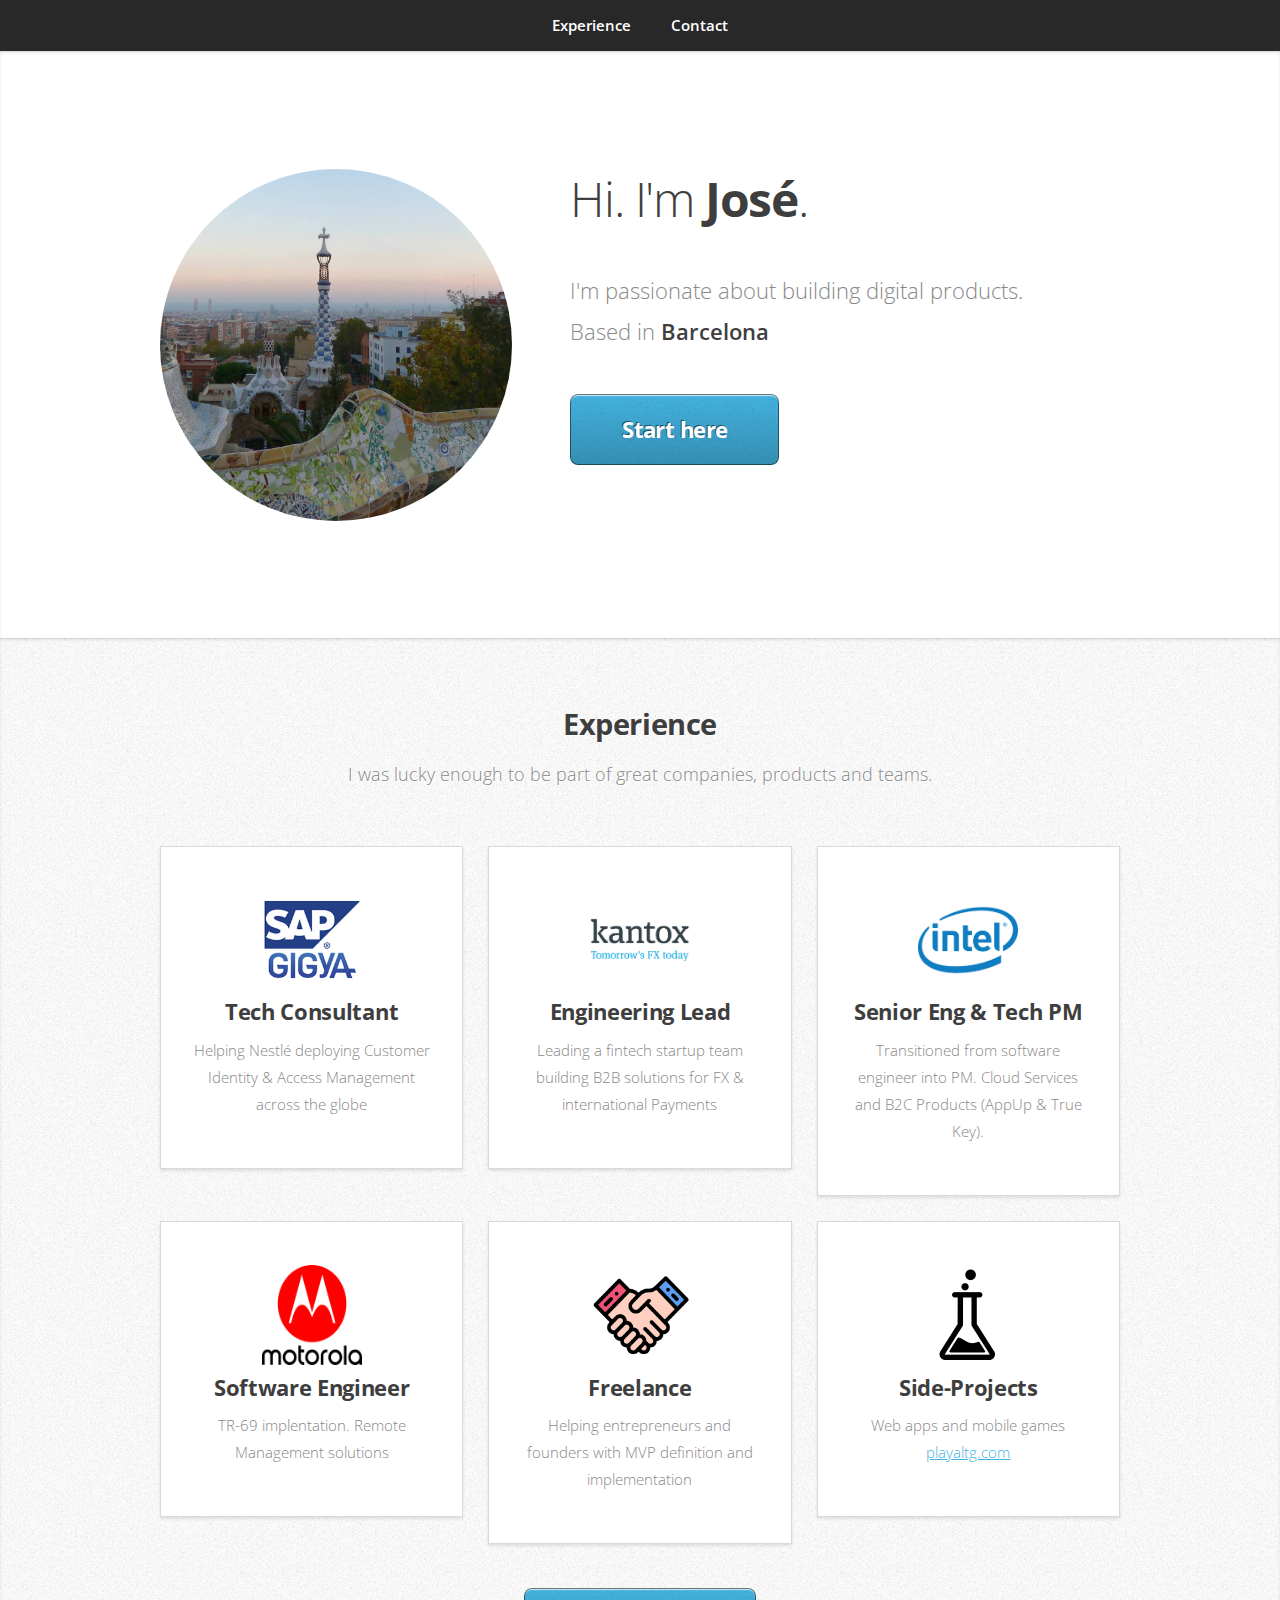
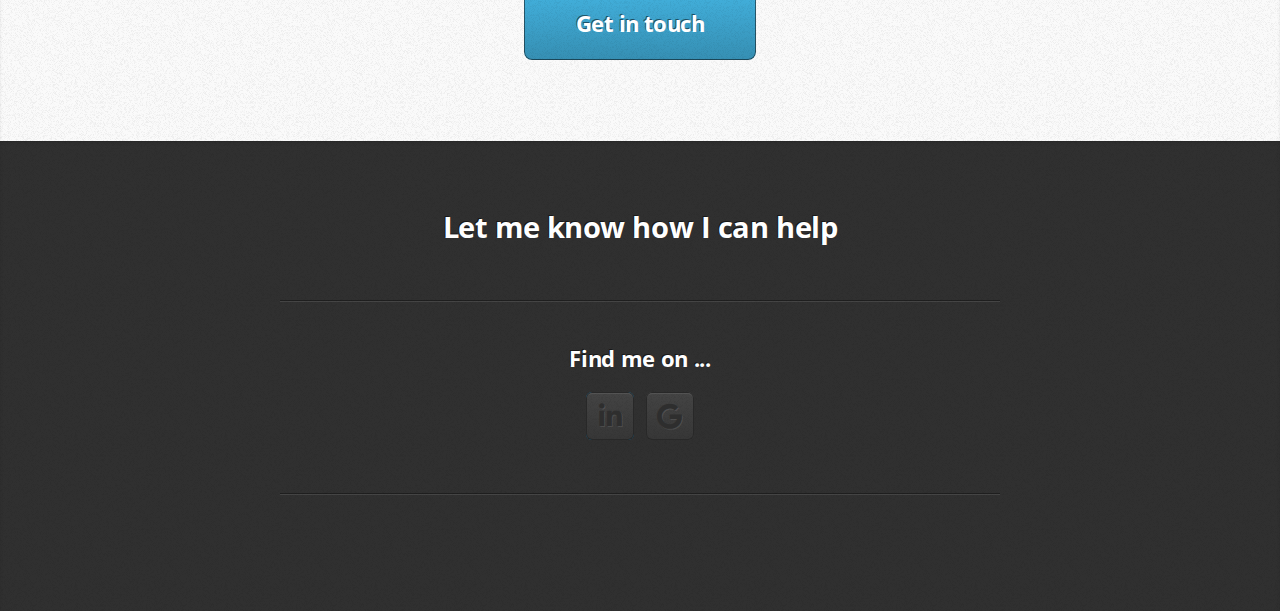
<file: index.html>
<!DOCTYPE HTML>
<!--
	Miniport by HTML5 UP
	html5up.net | @ajlkn
	Free for personal and commercial use under the CCA 3.0 license (html5up.net/license)
-->
<html>

<head>
	<title>José Moré - Tech PM / Software Engineer</title>
	<meta charset="utf-8" />
	<meta name="viewport" content="width=device-width, initial-scale=1, user-scalable=no" />
	<link rel="stylesheet" href="assets/css/main.css" />
	<link rel="icon" type="image/png" sizes="16x16" href="favicon.ico">
</head>

<body class="is-preload">

	<!-- Nav -->
	<nav id="nav">
		<ul class="container">
			<li><a href="#work">Experience</a></li>
			<li><a href="#contact">Contact</a></li>
		</ul>
	</nav>

	<!-- Home -->
	<article id="top" class="wrapper style1">
		<div class="container">
			<div class="row">
				<div class="col-4 col-5-large col-12-medium">
					<span class="image fit"><img src="images/bcn.jpg" alt="" /></span>
				</div>
				<div class="col-8 col-7-large col-12-medium">
					<header>
						<h1>Hi. I'm <strong>José</strong>.</h1>
					</header>
					<p style="margin-bottom: 2px;">I'm passionate about building digital products.</p>
					<p>Based in <strong>Barcelona</strong></p>
					<a href="#work" class="button large scrolly">Start here</a>
				</div>
			</div>
		</div>
	</article>

	<!-- Work -->
	<article id="work" class="wrapper style2">
		<div class="container">
			<header>
				<h2>Experience</h2>
				<p>I was lucky enough to be part of great companies, products and teams.</p>
			</header>
			<div class="row aln-center">
				<div class="col-4 col-6-medium col-12-small">
					<section class="box style1">
						<span><img src="images/Gigya-SAP.jpg" class="company-logo" /></span>
						<h3>Tech Consultant</h3>
						<p>Helping Nestlé deploying Customer Identity & Access Management across the globe</p>
					</section>
				</div>
				<div class="col-4 col-6-medium col-12-small">
					<section class="box style1">
						<span><img src="images/kantox.png" class="company-logo" /></span>
						<h3>Engineering Lead</h3>
						<p>Leading a fintech startup team building B2B solutions for FX & international Payments</p>
					</section>
				</div>
				<div class="col-4 col-6-medium col-12-small">
					<section class="box style1">
						<span><img src="images/intel.png" class="company-logo" /></span>
						<h3>Senior Eng & Tech PM</h3>
						<p>Transitioned from software engineer into PM. Cloud Services and B2C Products (AppUp & True Key).</p>
					</section>
				</div>
				<div class="col-4 col-6-medium col-12-small">
					<section class="box style1">
						<span><img src="images/motorola.png" class="company-logo" /></span>
						<h3>Software Engineer</h3>
						<p>TR-69 implentation. Remote Management solutions</p>
					</section>
				</div>
				<div class="col-4 col-6-medium col-12-small">
					<section class="box style1">
						<span><img src="images/partner.png" class="company-logo" /></span>
						<h3>Freelance</h3>
						<p>Helping entrepreneurs and founders with MVP definition and implementation</p>
					</section>
				</div>
				<div class="col-4 col-6-medium col-12-small">
					<section class="box style1">
						<span><img src="images/labs.png" class="company-logo" /></span>
						<h3>Side-Projects</h3>
						<p>Web apps and mobile games<br/><a href="http://playaltg.com/">playaltg.com</a></p>
					</section>
				</div>
			</div>
			<footer>
				<a href="#contact" class="button large scrolly">Get in touch</a>
			</footer>
		</div>
	</article>

	<!-- Portfolio
	<article id="portfolio" class="wrapper style3">
		<div class="container">
			<header>
				<h2>Products I've been involved in</h2>
			</header>
			<div class="row">
				<div class="col-4 col-6-medium col-12-small">
					<article class="box style2">
						<a href="#" class="image featured"><img src="images/pic01.jpg" alt="" /></a>
						<h3><a href="#">Magna feugiat</a></h3>
						<p>Ornare nulla proin odio consequat.</p>
					</article>
				</div>
				<div class="col-4 col-6-medium col-12-small">
					<article class="box style2">
						<a href="#" class="image featured"><img src="images/pic02.jpg" alt="" /></a>
						<h3><a href="#">Veroeros primis</a></h3>
						<p>Ornare nulla proin odio consequat.</p>
					</article>
				</div>
				<div class="col-4 col-6-medium col-12-small">
					<article class="box style2">
						<a href="#" class="image featured"><img src="images/pic03.jpg" alt="" /></a>
						<h3><a href="#">Lorem ipsum</a></h3>
						<p>Ornare nulla proin odio consequat.</p>
					</article>
				</div>
				<div class="col-4 col-6-medium col-12-small">
					<article class="box style2">
						<a href="#" class="image featured"><img src="images/pic04.jpg" alt="" /></a>
						<h3><a href="#">Tempus dolore</a></h3>
						<p>Ornare nulla proin odio consequat.</p>
					</article>
				</div>
				<div class="col-4 col-6-medium col-12-small">
					<article class="box style2">
						<a href="#" class="image featured"><img src="images/pic05.jpg" alt="" /></a>
						<h3><a href="#">Feugiat aliquam</a></h3>
						<p>Ornare nulla proin odio consequat.</p>
					</article>
				</div>
				<div class="col-4 col-6-medium col-12-small">
					<article class="box style2">
						<a href="#" class="image featured"><img src="images/pic06.jpg" alt="" /></a>
						<h3><a href="#">Sed amet ornare</a></h3>
						<p>Ornare nulla proin odio consequat.</p>
					</article>
				</div>
			</div>
			<footer>
				<p>Lorem ipsum dolor sit sapien vestibulum ipsum primis?</p>
				<a href="#contact" class="button large scrolly">Get in touch with me</a>
			</footer>
		</div>
	</article>
  -->
	<!-- Contact -->
	<article id="contact" class="wrapper style4">
		<div class="container medium">
			<header>
				<h2>Let me know how I can help</h2>
			</header>
			<!--
			<div class="row">
				<div class="col-12">
					<form method="post" action="#">
						<div class="row">
							<div class="col-6 col-12-small">
								<input type="text" name="name" id="name" placeholder="Name" />
							</div>
							<div class="col-6 col-12-small">
								<input type="text" name="email" id="email" placeholder="Email" />
							</div>
							<div class="col-12">
								<input type="text" name="subject" id="subject" placeholder="Subject" />
							</div>
							<div class="col-12">
								<textarea name="message" id="message" placeholder="Message"></textarea>
							</div>
							<div class="col-12">
								<ul class="actions">
									<li><input type="submit" value="Send Message" /></li>
									<li><input type="reset" value="Clear Form" class="alt" /></li>
								</ul>
							</div>
						</div>
					</form>
				</div>
				-->
				<div class="col-12">
					<hr />
					<h3>Find me on ...</h3>
					<ul class="social">
						<li><a href="https://www.linkedin.com/in/joseamore/" class="icon brands fa-linkedin-in"><span class="label">LinkedIn</span></a></li>
						<li><a href="mailto:josemore123@gmail.com" class="icon brands fa-google"><span class="label">Email</span></a></li>
						<!--
								<li><a href="#" class="icon solid fa-rss"><span>RSS</span></a></li>
								<li><a href="#" class="icon brands fa-instagram"><span>Instagram</span></a></li>
								<li><a href="#" class="icon brands fa-foursquare"><span>Foursquare</span></a></li>
								<li><a href="#" class="icon brands fa-skype"><span>Skype</span></a></li>
								<li><a href="#" class="icon brands fa-soundcloud"><span>Soundcloud</span></a></li>
								<li><a href="#" class="icon brands fa-youtube"><span>YouTube</span></a></li>
								<li><a href="#" class="icon brands fa-blogger"><span>Blogger</span></a></li>
								<li><a href="#" class="icon brands fa-flickr"><span>Flickr</span></a></li>
								<li><a href="#" class="icon brands fa-vimeo"><span>Vimeo</span></a></li>
								-->
					</ul>
					<hr />
				</div>
			</div>
			<!--
			<footer>
				<ul id="copyright">
					<li>&copy; Untitled. All rights reserved.</li>
					<li>Design: <a href="http://html5up.net">HTML5 UP</a></li>
				</ul>
			</footer>
			-->
		</div>
	</article>

	<!-- Scripts -->
	<script src="assets/js/jquery.min.js"></script>
	<script src="assets/js/jquery.scrolly.min.js"></script>
	<script src="assets/js/browser.min.js"></script>
	<script src="assets/js/breakpoints.min.js"></script>
	<script src="assets/js/util.js"></script>
	<script src="assets/js/main.js"></script>

</body>

</html>
</file>
<file: assets/css/main.css>
@import url("https://fonts.googleapis.com/css?family=Open+Sans:300,300italic,600,600italic,700");
@import url("fontawesome-all.min.css");

.company-logo {
	width: 100px;
	height: 100px;
}

/*
	Miniport by HTML5 UP
	html5up.net | @ajlkn
	Free for personal and commercial use under the CCA 3.0 license (html5up.net/license)
*/

html, body, div, span, applet, object,
iframe, h1, h2, h3, h4, h5, h6, p, blockquote,
pre, a, abbr, acronym, address, big, cite,
code, del, dfn, em, img, ins, kbd, q, s, samp,
small, strike, strong, sub, sup, tt, var, b,
u, i, center, dl, dt, dd, ol, ul, li, fieldset,
form, label, legend, table, caption, tbody,
tfoot, thead, tr, th, td, article, aside,
canvas, details, embed, figure, figcaption,
footer, header, hgroup, menu, nav, output, ruby,
section, summary, time, mark, audio, video {
	margin: 0;
	padding: 0;
	border: 0;
	font-size: 100%;
	font: inherit;
	vertical-align: baseline;}

article, aside, details, figcaption, figure,
footer, header, hgroup, menu, nav, section {
	display: block;}

body {
	line-height: 1;
}

ol, ul {
	list-style: none;
}

blockquote, q {
	quotes: none;
}

	blockquote:before, blockquote:after, q:before, q:after {
		content: '';
		content: none;
	}

table {
	border-collapse: collapse;
	border-spacing: 0;
}

body {
	-webkit-text-size-adjust: none;
}

mark {
	background-color: transparent;
	color: inherit;
}

input::-moz-focus-inner {
	border: 0;
	padding: 0;
}

input, select, textarea {
	-moz-appearance: none;
	-webkit-appearance: none;
	-ms-appearance: none;
	appearance: none;
}

/* Basic */

	html {
		box-sizing: border-box;
	}

	*, *:before, *:after {
		box-sizing: inherit;
	}

	body {
		padding-top: 3.5em;
	}

		body.is-preload *, body.is-preload *:before, body.is-preload *:after {
			-moz-animation: none !important;
			-webkit-animation: none !important;
			-ms-animation: none !important;
			animation: none !important;
			-moz-transition: none !important;
			-webkit-transition: none !important;
			-ms-transition: none !important;
			transition: none !important;
		}

	body, input, textarea, select {
		font-family: 'Open Sans', sans-serif;
		line-height: 1.85em;
		color: #888;
		font-weight: 300;
		font-size: 13pt;
	}

	a {
		-moz-transition: color .2s ease-in-out;
		-webkit-transition: color .2s ease-in-out;
		-ms-transition: color .2s ease-in-out;
		transition: color .2s ease-in-out;
		color: #43B3E0;
		text-decoration: underline;
	}

		a:hover {
			color: #43bff0 !important;
		}

		a img {
			border: 0;
		}

	b, strong {
		font-weight: 600;
		color: #3e3e3e;
	}

	i, em {
		font-style: italic;
	}

	sub {
		position: relative;
		top: 0.5em;
		font-size: 0.8em;
	}

	sup {
		position: relative;
		top: -0.5em;
		font-size: 0.8em;
	}

	blockquote {
		border-left: solid 0.75em #eee;
		padding: 1em 0 1em 1.5em;
		font-style: italic;
	}

	h1, h2, h3, h4, h5, h6 {
		color: #3e3e3e;
		margin: 0 0 0.75em 0;
	}

	h1 a, h2 a, h3 a, h4 a, h5 a, h6 a {
		text-decoration: none;
		color: inherit;
	}

	h2, h3, h4, h5, h6 {
		font-weight: 700;
	}

	h1 {
		font-size: 3.25em;
		letter-spacing: -0.025em;
		font-weight: 300;
	}

		h1 strong {
			font-weight: 700;
		}

	h2 {
		font-size: 2em;
		letter-spacing: -0.015em;
	}

	h3 {
		font-size: 1.5em;
		letter-spacing: -0.015em;
	}

	em, i {
		font-style: italic;
	}

	br.clear {
		clear: both;
	}

	hr {
		border: 0;
		border-top: solid 1px #444;
		border-top-color: rgba(0, 0, 0, 0.35);
		box-shadow: 0px 1px 0px 0px rgba(255, 255, 255, 0.1);
		height: 1px;
		margin: 3em 0;
	}

	p, ul, ol, dl, table {
		margin-bottom: 2em;
	}

	header {
		margin: 0 0 3em 0;
	}

		header > p {
			font-size: 1.25em;
			margin: 0;
		}

	footer {
		margin: 3em 0 0 0;
	}

		footer > p {
			font-size: 1.25em;
		}

/* Container */

	.container {
		margin: 0 auto;
		max-width: calc(100% - 50px);
		width: 1200px;
	}

		.container.medium {
			width: 900px;
		}

		@media screen and (max-width: 1680px) {

			.container {
				width: 1200px;
			}

				.container.medium {
					width: 900px;
				}

		}

		@media screen and (max-width: 1280px) {

			.container {
				width: 960px;
			}

				.container.medium {
					width: 720px;
				}

		}

		@media screen and (max-width: 980px) {

			.container {
				width: 100%;
			}

				.container.medium {
					width: 75%;
				}

		}

		@media screen and (max-width: 736px) {

			.container {
				width: 100%;
				max-width: calc(100% - 30px);
			}

				.container.medium {
					width: 100%;
				}

		}

/* Row */

	.row {
		display: flex;
		flex-wrap: wrap;
		box-sizing: border-box;
		align-items: stretch;
	}

		.row > * {
			box-sizing: border-box;
		}

		.row.gtr-uniform > * > :last-child {
			margin-bottom: 0;
		}

		.row.aln-left {
			justify-content: flex-start;
		}

		.row.aln-center {
			justify-content: center;
		}

		.row.aln-right {
			justify-content: flex-end;
		}

		.row.aln-top {
			align-items: flex-start;
		}

		.row.aln-middle {
			align-items: center;
		}

		.row.aln-bottom {
			align-items: flex-end;
		}

		.row > .imp {
			order: -1;
		}

		.row > .col-1 {
			width: 8.33333%;
		}

		.row > .off-1 {
			margin-left: 8.33333%;
		}

		.row > .col-2 {
			width: 16.66667%;
		}

		.row > .off-2 {
			margin-left: 16.66667%;
		}

		.row > .col-3 {
			width: 25%;
		}

		.row > .off-3 {
			margin-left: 25%;
		}

		.row > .col-4 {
			width: 33.33333%;
		}

		.row > .off-4 {
			margin-left: 33.33333%;
		}

		.row > .col-5 {
			width: 41.66667%;
		}

		.row > .off-5 {
			margin-left: 41.66667%;
		}

		.row > .col-6 {
			width: 50%;
		}

		.row > .off-6 {
			margin-left: 50%;
		}

		.row > .col-7 {
			width: 58.33333%;
		}

		.row > .off-7 {
			margin-left: 58.33333%;
		}

		.row > .col-8 {
			width: 66.66667%;
		}

		.row > .off-8 {
			margin-left: 66.66667%;
		}

		.row > .col-9 {
			width: 75%;
		}

		.row > .off-9 {
			margin-left: 75%;
		}

		.row > .col-10 {
			width: 83.33333%;
		}

		.row > .off-10 {
			margin-left: 83.33333%;
		}

		.row > .col-11 {
			width: 91.66667%;
		}

		.row > .off-11 {
			margin-left: 91.66667%;
		}

		.row > .col-12 {
			width: 100%;
		}

		.row > .off-12 {
			margin-left: 100%;
		}

		.row.gtr-0 {
			margin-top: 0px;
			margin-left: 0px;
		}

			.row.gtr-0 > * {
				padding: 0px 0 0 0px;
			}

			.row.gtr-0.gtr-uniform {
				margin-top: 0px;
			}

				.row.gtr-0.gtr-uniform > * {
					padding-top: 0px;
				}

		.row.gtr-25 {
			margin-top: -6.25px;
			margin-left: -6.25px;
		}

			.row.gtr-25 > * {
				padding: 6.25px 0 0 6.25px;
			}

			.row.gtr-25.gtr-uniform {
				margin-top: -6.25px;
			}

				.row.gtr-25.gtr-uniform > * {
					padding-top: 6.25px;
				}

		.row.gtr-50 {
			margin-top: -12.5px;
			margin-left: -12.5px;
		}

			.row.gtr-50 > * {
				padding: 12.5px 0 0 12.5px;
			}

			.row.gtr-50.gtr-uniform {
				margin-top: -12.5px;
			}

				.row.gtr-50.gtr-uniform > * {
					padding-top: 12.5px;
				}

		.row {
			margin-top: -25px;
			margin-left: -25px;
		}

			.row > * {
				padding: 25px 0 0 25px;
			}

			.row.gtr-uniform {
				margin-top: -25px;
			}

				.row.gtr-uniform > * {
					padding-top: 25px;
				}

		.row.gtr-150 {
			margin-top: -37.5px;
			margin-left: -37.5px;
		}

			.row.gtr-150 > * {
				padding: 37.5px 0 0 37.5px;
			}

			.row.gtr-150.gtr-uniform {
				margin-top: -37.5px;
			}

				.row.gtr-150.gtr-uniform > * {
					padding-top: 37.5px;
				}

		.row.gtr-200 {
			margin-top: -50px;
			margin-left: -50px;
		}

			.row.gtr-200 > * {
				padding: 50px 0 0 50px;
			}

			.row.gtr-200.gtr-uniform {
				margin-top: -50px;
			}

				.row.gtr-200.gtr-uniform > * {
					padding-top: 50px;
				}

		@media screen and (max-width: 1680px) {

			.row {
				display: flex;
				flex-wrap: wrap;
				box-sizing: border-box;
				align-items: stretch;
			}

				.row > * {
					box-sizing: border-box;
				}

				.row.gtr-uniform > * > :last-child {
					margin-bottom: 0;
				}

				.row.aln-left {
					justify-content: flex-start;
				}

				.row.aln-center {
					justify-content: center;
				}

				.row.aln-right {
					justify-content: flex-end;
				}

				.row.aln-top {
					align-items: flex-start;
				}

				.row.aln-middle {
					align-items: center;
				}

				.row.aln-bottom {
					align-items: flex-end;
				}

				.row > .imp-xlarge {
					order: -1;
				}

				.row > .col-1-xlarge {
					width: 8.33333%;
				}

				.row > .off-1-xlarge {
					margin-left: 8.33333%;
				}

				.row > .col-2-xlarge {
					width: 16.66667%;
				}

				.row > .off-2-xlarge {
					margin-left: 16.66667%;
				}

				.row > .col-3-xlarge {
					width: 25%;
				}

				.row > .off-3-xlarge {
					margin-left: 25%;
				}

				.row > .col-4-xlarge {
					width: 33.33333%;
				}

				.row > .off-4-xlarge {
					margin-left: 33.33333%;
				}

				.row > .col-5-xlarge {
					width: 41.66667%;
				}

				.row > .off-5-xlarge {
					margin-left: 41.66667%;
				}

				.row > .col-6-xlarge {
					width: 50%;
				}

				.row > .off-6-xlarge {
					margin-left: 50%;
				}

				.row > .col-7-xlarge {
					width: 58.33333%;
				}

				.row > .off-7-xlarge {
					margin-left: 58.33333%;
				}

				.row > .col-8-xlarge {
					width: 66.66667%;
				}

				.row > .off-8-xlarge {
					margin-left: 66.66667%;
				}

				.row > .col-9-xlarge {
					width: 75%;
				}

				.row > .off-9-xlarge {
					margin-left: 75%;
				}

				.row > .col-10-xlarge {
					width: 83.33333%;
				}

				.row > .off-10-xlarge {
					margin-left: 83.33333%;
				}

				.row > .col-11-xlarge {
					width: 91.66667%;
				}

				.row > .off-11-xlarge {
					margin-left: 91.66667%;
				}

				.row > .col-12-xlarge {
					width: 100%;
				}

				.row > .off-12-xlarge {
					margin-left: 100%;
				}

				.row.gtr-0 {
					margin-top: 0px;
					margin-left: 0px;
				}

					.row.gtr-0 > * {
						padding: 0px 0 0 0px;
					}

					.row.gtr-0.gtr-uniform {
						margin-top: 0px;
					}

						.row.gtr-0.gtr-uniform > * {
							padding-top: 0px;
						}

				.row.gtr-25 {
					margin-top: -6.25px;
					margin-left: -6.25px;
				}

					.row.gtr-25 > * {
						padding: 6.25px 0 0 6.25px;
					}

					.row.gtr-25.gtr-uniform {
						margin-top: -6.25px;
					}

						.row.gtr-25.gtr-uniform > * {
							padding-top: 6.25px;
						}

				.row.gtr-50 {
					margin-top: -12.5px;
					margin-left: -12.5px;
				}

					.row.gtr-50 > * {
						padding: 12.5px 0 0 12.5px;
					}

					.row.gtr-50.gtr-uniform {
						margin-top: -12.5px;
					}

						.row.gtr-50.gtr-uniform > * {
							padding-top: 12.5px;
						}

				.row {
					margin-top: -25px;
					margin-left: -25px;
				}

					.row > * {
						padding: 25px 0 0 25px;
					}

					.row.gtr-uniform {
						margin-top: -25px;
					}

						.row.gtr-uniform > * {
							padding-top: 25px;
						}

				.row.gtr-150 {
					margin-top: -37.5px;
					margin-left: -37.5px;
				}

					.row.gtr-150 > * {
						padding: 37.5px 0 0 37.5px;
					}

					.row.gtr-150.gtr-uniform {
						margin-top: -37.5px;
					}

						.row.gtr-150.gtr-uniform > * {
							padding-top: 37.5px;
						}

				.row.gtr-200 {
					margin-top: -50px;
					margin-left: -50px;
				}

					.row.gtr-200 > * {
						padding: 50px 0 0 50px;
					}

					.row.gtr-200.gtr-uniform {
						margin-top: -50px;
					}

						.row.gtr-200.gtr-uniform > * {
							padding-top: 50px;
						}

		}

		@media screen and (max-width: 1280px) {

			.row {
				display: flex;
				flex-wrap: wrap;
				box-sizing: border-box;
				align-items: stretch;
			}

				.row > * {
					box-sizing: border-box;
				}

				.row.gtr-uniform > * > :last-child {
					margin-bottom: 0;
				}

				.row.aln-left {
					justify-content: flex-start;
				}

				.row.aln-center {
					justify-content: center;
				}

				.row.aln-right {
					justify-content: flex-end;
				}

				.row.aln-top {
					align-items: flex-start;
				}

				.row.aln-middle {
					align-items: center;
				}

				.row.aln-bottom {
					align-items: flex-end;
				}

				.row > .imp-large {
					order: -1;
				}

				.row > .col-1-large {
					width: 8.33333%;
				}

				.row > .off-1-large {
					margin-left: 8.33333%;
				}

				.row > .col-2-large {
					width: 16.66667%;
				}

				.row > .off-2-large {
					margin-left: 16.66667%;
				}

				.row > .col-3-large {
					width: 25%;
				}

				.row > .off-3-large {
					margin-left: 25%;
				}

				.row > .col-4-large {
					width: 33.33333%;
				}

				.row > .off-4-large {
					margin-left: 33.33333%;
				}

				.row > .col-5-large {
					width: 41.66667%;
				}

				.row > .off-5-large {
					margin-left: 41.66667%;
				}

				.row > .col-6-large {
					width: 50%;
				}

				.row > .off-6-large {
					margin-left: 50%;
				}

				.row > .col-7-large {
					width: 58.33333%;
				}

				.row > .off-7-large {
					margin-left: 58.33333%;
				}

				.row > .col-8-large {
					width: 66.66667%;
				}

				.row > .off-8-large {
					margin-left: 66.66667%;
				}

				.row > .col-9-large {
					width: 75%;
				}

				.row > .off-9-large {
					margin-left: 75%;
				}

				.row > .col-10-large {
					width: 83.33333%;
				}

				.row > .off-10-large {
					margin-left: 83.33333%;
				}

				.row > .col-11-large {
					width: 91.66667%;
				}

				.row > .off-11-large {
					margin-left: 91.66667%;
				}

				.row > .col-12-large {
					width: 100%;
				}

				.row > .off-12-large {
					margin-left: 100%;
				}

				.row.gtr-0 {
					margin-top: 0px;
					margin-left: 0px;
				}

					.row.gtr-0 > * {
						padding: 0px 0 0 0px;
					}

					.row.gtr-0.gtr-uniform {
						margin-top: 0px;
					}

						.row.gtr-0.gtr-uniform > * {
							padding-top: 0px;
						}

				.row.gtr-25 {
					margin-top: -6.25px;
					margin-left: -6.25px;
				}

					.row.gtr-25 > * {
						padding: 6.25px 0 0 6.25px;
					}

					.row.gtr-25.gtr-uniform {
						margin-top: -6.25px;
					}

						.row.gtr-25.gtr-uniform > * {
							padding-top: 6.25px;
						}

				.row.gtr-50 {
					margin-top: -12.5px;
					margin-left: -12.5px;
				}

					.row.gtr-50 > * {
						padding: 12.5px 0 0 12.5px;
					}

					.row.gtr-50.gtr-uniform {
						margin-top: -12.5px;
					}

						.row.gtr-50.gtr-uniform > * {
							padding-top: 12.5px;
						}

				.row {
					margin-top: -25px;
					margin-left: -25px;
				}

					.row > * {
						padding: 25px 0 0 25px;
					}

					.row.gtr-uniform {
						margin-top: -25px;
					}

						.row.gtr-uniform > * {
							padding-top: 25px;
						}

				.row.gtr-150 {
					margin-top: -37.5px;
					margin-left: -37.5px;
				}

					.row.gtr-150 > * {
						padding: 37.5px 0 0 37.5px;
					}

					.row.gtr-150.gtr-uniform {
						margin-top: -37.5px;
					}

						.row.gtr-150.gtr-uniform > * {
							padding-top: 37.5px;
						}

				.row.gtr-200 {
					margin-top: -50px;
					margin-left: -50px;
				}

					.row.gtr-200 > * {
						padding: 50px 0 0 50px;
					}

					.row.gtr-200.gtr-uniform {
						margin-top: -50px;
					}

						.row.gtr-200.gtr-uniform > * {
							padding-top: 50px;
						}

		}

		@media screen and (max-width: 980px) {

			.row {
				display: flex;
				flex-wrap: wrap;
				box-sizing: border-box;
				align-items: stretch;
			}

				.row > * {
					box-sizing: border-box;
				}

				.row.gtr-uniform > * > :last-child {
					margin-bottom: 0;
				}

				.row.aln-left {
					justify-content: flex-start;
				}

				.row.aln-center {
					justify-content: center;
				}

				.row.aln-right {
					justify-content: flex-end;
				}

				.row.aln-top {
					align-items: flex-start;
				}

				.row.aln-middle {
					align-items: center;
				}

				.row.aln-bottom {
					align-items: flex-end;
				}

				.row > .imp-medium {
					order: -1;
				}

				.row > .col-1-medium {
					width: 8.33333%;
				}

				.row > .off-1-medium {
					margin-left: 8.33333%;
				}

				.row > .col-2-medium {
					width: 16.66667%;
				}

				.row > .off-2-medium {
					margin-left: 16.66667%;
				}

				.row > .col-3-medium {
					width: 25%;
				}

				.row > .off-3-medium {
					margin-left: 25%;
				}

				.row > .col-4-medium {
					width: 33.33333%;
				}

				.row > .off-4-medium {
					margin-left: 33.33333%;
				}

				.row > .col-5-medium {
					width: 41.66667%;
				}

				.row > .off-5-medium {
					margin-left: 41.66667%;
				}

				.row > .col-6-medium {
					width: 50%;
				}

				.row > .off-6-medium {
					margin-left: 50%;
				}

				.row > .col-7-medium {
					width: 58.33333%;
				}

				.row > .off-7-medium {
					margin-left: 58.33333%;
				}

				.row > .col-8-medium {
					width: 66.66667%;
				}

				.row > .off-8-medium {
					margin-left: 66.66667%;
				}

				.row > .col-9-medium {
					width: 75%;
				}

				.row > .off-9-medium {
					margin-left: 75%;
				}

				.row > .col-10-medium {
					width: 83.33333%;
				}

				.row > .off-10-medium {
					margin-left: 83.33333%;
				}

				.row > .col-11-medium {
					width: 91.66667%;
				}

				.row > .off-11-medium {
					margin-left: 91.66667%;
				}

				.row > .col-12-medium {
					width: 100%;
				}

				.row > .off-12-medium {
					margin-left: 100%;
				}

				.row.gtr-0 {
					margin-top: 0px;
					margin-left: 0px;
				}

					.row.gtr-0 > * {
						padding: 0px 0 0 0px;
					}

					.row.gtr-0.gtr-uniform {
						margin-top: 0px;
					}

						.row.gtr-0.gtr-uniform > * {
							padding-top: 0px;
						}

				.row.gtr-25 {
					margin-top: -6.25px;
					margin-left: -6.25px;
				}

					.row.gtr-25 > * {
						padding: 6.25px 0 0 6.25px;
					}

					.row.gtr-25.gtr-uniform {
						margin-top: -6.25px;
					}

						.row.gtr-25.gtr-uniform > * {
							padding-top: 6.25px;
						}

				.row.gtr-50 {
					margin-top: -12.5px;
					margin-left: -12.5px;
				}

					.row.gtr-50 > * {
						padding: 12.5px 0 0 12.5px;
					}

					.row.gtr-50.gtr-uniform {
						margin-top: -12.5px;
					}

						.row.gtr-50.gtr-uniform > * {
							padding-top: 12.5px;
						}

				.row {
					margin-top: -25px;
					margin-left: -25px;
				}

					.row > * {
						padding: 25px 0 0 25px;
					}

					.row.gtr-uniform {
						margin-top: -25px;
					}

						.row.gtr-uniform > * {
							padding-top: 25px;
						}

				.row.gtr-150 {
					margin-top: -37.5px;
					margin-left: -37.5px;
				}

					.row.gtr-150 > * {
						padding: 37.5px 0 0 37.5px;
					}

					.row.gtr-150.gtr-uniform {
						margin-top: -37.5px;
					}

						.row.gtr-150.gtr-uniform > * {
							padding-top: 37.5px;
						}

				.row.gtr-200 {
					margin-top: -50px;
					margin-left: -50px;
				}

					.row.gtr-200 > * {
						padding: 50px 0 0 50px;
					}

					.row.gtr-200.gtr-uniform {
						margin-top: -50px;
					}

						.row.gtr-200.gtr-uniform > * {
							padding-top: 50px;
						}

		}

		@media screen and (max-width: 736px) {

			.row {
				display: flex;
				flex-wrap: wrap;
				box-sizing: border-box;
				align-items: stretch;
			}

				.row > * {
					box-sizing: border-box;
				}

				.row.gtr-uniform > * > :last-child {
					margin-bottom: 0;
				}

				.row.aln-left {
					justify-content: flex-start;
				}

				.row.aln-center {
					justify-content: center;
				}

				.row.aln-right {
					justify-content: flex-end;
				}

				.row.aln-top {
					align-items: flex-start;
				}

				.row.aln-middle {
					align-items: center;
				}

				.row.aln-bottom {
					align-items: flex-end;
				}

				.row > .imp-small {
					order: -1;
				}

				.row > .col-1-small {
					width: 8.33333%;
				}

				.row > .off-1-small {
					margin-left: 8.33333%;
				}

				.row > .col-2-small {
					width: 16.66667%;
				}

				.row > .off-2-small {
					margin-left: 16.66667%;
				}

				.row > .col-3-small {
					width: 25%;
				}

				.row > .off-3-small {
					margin-left: 25%;
				}

				.row > .col-4-small {
					width: 33.33333%;
				}

				.row > .off-4-small {
					margin-left: 33.33333%;
				}

				.row > .col-5-small {
					width: 41.66667%;
				}

				.row > .off-5-small {
					margin-left: 41.66667%;
				}

				.row > .col-6-small {
					width: 50%;
				}

				.row > .off-6-small {
					margin-left: 50%;
				}

				.row > .col-7-small {
					width: 58.33333%;
				}

				.row > .off-7-small {
					margin-left: 58.33333%;
				}

				.row > .col-8-small {
					width: 66.66667%;
				}

				.row > .off-8-small {
					margin-left: 66.66667%;
				}

				.row > .col-9-small {
					width: 75%;
				}

				.row > .off-9-small {
					margin-left: 75%;
				}

				.row > .col-10-small {
					width: 83.33333%;
				}

				.row > .off-10-small {
					margin-left: 83.33333%;
				}

				.row > .col-11-small {
					width: 91.66667%;
				}

				.row > .off-11-small {
					margin-left: 91.66667%;
				}

				.row > .col-12-small {
					width: 100%;
				}

				.row > .off-12-small {
					margin-left: 100%;
				}

				.row.gtr-0 {
					margin-top: 0px;
					margin-left: 0px;
				}

					.row.gtr-0 > * {
						padding: 0px 0 0 0px;
					}

					.row.gtr-0.gtr-uniform {
						margin-top: 0px;
					}

						.row.gtr-0.gtr-uniform > * {
							padding-top: 0px;
						}

				.row.gtr-25 {
					margin-top: -3.75px;
					margin-left: -3.75px;
				}

					.row.gtr-25 > * {
						padding: 3.75px 0 0 3.75px;
					}

					.row.gtr-25.gtr-uniform {
						margin-top: -3.75px;
					}

						.row.gtr-25.gtr-uniform > * {
							padding-top: 3.75px;
						}

				.row.gtr-50 {
					margin-top: -7.5px;
					margin-left: -7.5px;
				}

					.row.gtr-50 > * {
						padding: 7.5px 0 0 7.5px;
					}

					.row.gtr-50.gtr-uniform {
						margin-top: -7.5px;
					}

						.row.gtr-50.gtr-uniform > * {
							padding-top: 7.5px;
						}

				.row {
					margin-top: -15px;
					margin-left: -15px;
				}

					.row > * {
						padding: 15px 0 0 15px;
					}

					.row.gtr-uniform {
						margin-top: -15px;
					}

						.row.gtr-uniform > * {
							padding-top: 15px;
						}

				.row.gtr-150 {
					margin-top: -22.5px;
					margin-left: -22.5px;
				}

					.row.gtr-150 > * {
						padding: 22.5px 0 0 22.5px;
					}

					.row.gtr-150.gtr-uniform {
						margin-top: -22.5px;
					}

						.row.gtr-150.gtr-uniform > * {
							padding-top: 22.5px;
						}

				.row.gtr-200 {
					margin-top: -30px;
					margin-left: -30px;
				}

					.row.gtr-200 > * {
						padding: 30px 0 0 30px;
					}

					.row.gtr-200.gtr-uniform {
						margin-top: -30px;
					}

						.row.gtr-200.gtr-uniform > * {
							padding-top: 30px;
						}

		}

/* Form */

	form label {
		color: #3e3e3e;
		font-weight: 700;
		display: block;
		margin: 0 0 0.5em 0;
	}

	form input[type=text],
	form input[type=email],
	form input[type=password],
	form select,
	form textarea {
		-moz-transition: background .2s ease-in-out, box-shadow .2s ease-in-out;
		-webkit-transition: background .2s ease-in-out, box-shadow .2s ease-in-out;
		-ms-transition: background .2s ease-in-out, box-shadow .2s ease-in-out;
		transition: background .2s ease-in-out, box-shadow .2s ease-in-out;
		-webkit-appearance: none;
		display: block;
		border: 0;
		padding: 0.75em;
		font-size: 1em;
		border-radius: 8px;
		border: solid 1px #ddd;
		background: #fff;
		color: #bbb;
		box-shadow: inset 0px 2px 3px 1px rgba(0, 0, 0, 0.05), 0px 1px 0px 0px rgba(255, 255, 255, 0.025);
		width: 100%;
	}

		form input[type=text]:focus,
		form input[type=email]:focus,
		form input[type=password]:focus,
		form select:focus,
		form textarea:focus {
			background: #fafafa;
			box-shadow: inset 0px 2px 5px 0px rgba(0, 0, 0, 0.05), 0px 1px 0px 0px rgba(255, 255, 255, 0.025), inset 0px 0px 2px 1px #43bff0;
		}

	form textarea {
		height: 15em;
	}

	form .actions:last-child {
		margin-bottom: 0;
	}

	form ::-webkit-input-placeholder {
		color: #555 !important;
	}

	form :-moz-placeholder {
		color: #555 !important;
	}

	form ::-moz-placeholder {
		color: #555 !important;
	}

	form :-ms-input-placeholder {
		color: #555 !important;
	}

	form ::-moz-focus-inner {
		border: 0;
	}

/* Tables */

	table {
		width: 100%;
	}

		table.default {
			width: 100%;
		}

			table.default tr {
				border-top: solid 1px #eee;
			}

				table.default tr:first-child {
					border-top: 0;
				}

			table.default td {
				padding: 0.5em 1em 0.5em 1em;
			}

			table.default th {
				text-align: left;
				padding: 0.5em 1em 0.5em 1em;
				font-weight: 600;
				margin: 0 0 1em 0;
			}

			table.default thead {
				background: #4f4f4f;
				color: #fff;
			}

/* Section/Article */

	section, article {
		margin-bottom: 3em;
	}

	section > :last-child,
	article > :last-child,
	section:last-child,
	article:last-child {
		margin-bottom: 0;
	}

/* Image */

	.image {
		display: inline-block;
		position: relative;
	}

		.image img {
			display: block;
			width: 100%;
		}

		.image.fit {
			display: block;
			width: 100%;
		}

		.image.featured {
			display: block;
			width: 100%;
			margin: 0 0 2em 0;
		}

		.image.left {
			float: left;
			margin: 0 2em 2em 0;
		}

		.image.centered {
			display: block;
			margin: 0 0 2em 0;
		}

			.image.centered img {
				margin: 0 auto;
				width: auto;
			}

/* Button */

	input[type="button"],
	input[type="submit"],
	input[type="reset"],
	button,
	.button {
		background-image: url("images/bg.png"), -moz-linear-gradient(top, rgba(0, 0, 0, 0), rgba(0, 0, 0, 0.2));
		background-image: url("images/bg.png"), -webkit-linear-gradient(top, rgba(0, 0, 0, 0), rgba(0, 0, 0, 0.2));
		background-image: url("images/bg.png"), -ms-linear-gradient(top, rgba(0, 0, 0, 0), rgba(0, 0, 0, 0.2));
		background-image: url("images/bg.png"), linear-gradient(top, rgba(0, 0, 0, 0), rgba(0, 0, 0, 0.2));
		-moz-transition: background-color .2s ease-in-out;
		-webkit-transition: background-color .2s ease-in-out;
		-ms-transition: background-color .2s ease-in-out;
		transition: background-color .2s ease-in-out;
		-webkit-appearance: none;
		position: relative;
		display: inline-block;
		color: #fff !important;
		text-decoration: none;
		font-weight: 700;
		border: 0;
		outline: 0;
		cursor: pointer;
		border-radius: 8px;
		text-shadow: -1px -1px 0.5px rgba(0, 0, 0, 0.5);
		overflow: hidden;
		box-shadow: inset 0px 0px 0px 1px rgba(0, 0, 0, 0.5), inset 0px 2px 1px 0px rgba(255, 255, 255, 0.75);
		background-color: #43B3E0;
		padding: 1em 2.35em 1em 2.35em;
		font-size: 1.1em;
		max-width: 24em;
	}

		input[type="button"]:hover,
		input[type="submit"]:hover,
		input[type="reset"]:hover,
		button:hover,
		.button:hover {
			background-color: #43bff0;
			color: #fff !important;
		}

		input[type="button"]:active,
		input[type="submit"]:active,
		input[type="reset"]:active,
		button:active,
		.button:active {
			background-color: #3BA8D3;
			top: 1px;
		}

		input[type="button"].large,
		input[type="submit"].large,
		input[type="reset"].large,
		button.large,
		.button.large {
			font-size: 1.5em;
			letter-spacing: -0.025em;
		}

		input[type="button"].alt,
		input[type="submit"].alt,
		input[type="reset"].alt,
		button.alt,
		.button.alt {
			background-color: #444;
			box-shadow: inset 0px 0px 0px 1px #242424, inset 0px 2px 1px 0px rgba(255, 255, 255, 0.2);
		}

			input[type="button"].alt:hover,
			input[type="submit"].alt:hover,
			input[type="reset"].alt:hover,
			button.alt:hover,
			.button.alt:hover {
				background-color: #4f4f4f;
				color: #fff !important;
			}

			input[type="button"].alt:active,
			input[type="submit"].alt:active,
			input[type="reset"].alt:active,
			button.alt:active,
			.button.alt:active {
				background-color: #3f3f3f;
			}

/* List */

	ul {
		list-style: disc;
		padding-left: 1em;
	}

		ul li {
			padding-left: 0.5em;
		}

	ol {
		list-style: decimal;
		padding-left: 1.25em;
	}

		ol li {
			padding-left: 0.25em;
		}

/* Social */

	ul.social {
		cursor: default;
		margin: 0;
		list-style: none;
		padding-left: 0;
	}

		ul.social li {
			position: relative;
			display: inline-block;
			margin: 0.25em;
			top: 0;
			padding-left: 0;
		}

			ul.social li a {
				-moz-transition: top .2s ease-in-out;
				-webkit-transition: top .2s ease-in-out;
				-ms-transition: top .2s ease-in-out;
				transition: top .2s ease-in-out;
				display: block;
				width: 48px;
				height: 48px;
				border-radius: 6px;
				top: 0;
				position: relative;
			}

				ul.social li a:before {
					background-image: url("images/bg.png"), -moz-linear-gradient(top, rgba(0, 0, 0, 0), rgba(0, 0, 0, 0.2));
					background-image: url("images/bg.png"), -webkit-linear-gradient(top, rgba(0, 0, 0, 0), rgba(0, 0, 0, 0.2));
					background-image: url("images/bg.png"), -ms-linear-gradient(top, rgba(0, 0, 0, 0), rgba(0, 0, 0, 0.2));
					background-image: url("images/bg.png"), linear-gradient(top, rgba(0, 0, 0, 0), rgba(0, 0, 0, 0.2));
					-moz-transition: background-color .2s ease-in-out;
					-webkit-transition: background-color .2s ease-in-out;
					-ms-transition: background-color .2s ease-in-out;
					transition: background-color .2s ease-in-out;
					background-color: #444;
					border-radius: 6px;
					box-shadow: inset 0px 0px 0px 1px #282828, inset 0px 2px 1px 0px rgba(255, 255, 255, 0.1);
					color: #2E2E2E !important;
					display: block;
					font-size: 26px;
					height: 48px;
					line-height: 48px;
					text-align: center;
					outline: 0;
					overflow: hidden;
					text-shadow: 1px 1px 0px rgba(255, 255, 255, 0.1);
					width: 48px;
				}

				ul.social li a.fa-twitter {
					background-color: #2DAAE4;
				}

				ul.social li a.fa-facebook-f {
					background-color: #3C5A98;
				}

				ul.social li a.fa-dribbble {
					background-color: #C4376B;
				}

				ul.social li a.fa-linkedin-in {
					background-color: #006599;
				}

				ul.social li a.fa-tumblr {
					background-color: #51718A;
				}

				ul.social li a.fa-google-plus {
					background-color: #DA2713;
				}

				ul.social li a.fa-github {
					background-color: #FAFAFA;
				}

				ul.social li a.fa-rss {
					background-color: #F2600B;
				}

				ul.social li a.fa-instagram {
					background-color: #E0D7C8;
				}

				ul.social li a.fa-foursquare {
					background-color: #39A3D4;
				}

				ul.social li a.fa-skype {
					background-color: #10BEF1;
				}

				ul.social li a.fa-soundcloud {
					background-color: #FE5419;
				}

				ul.social li a.fa-youtube {
					background-color: #BF2E25;
				}

				ul.social li a.fa-blogger {
					background-color: #FF6501;
				}

				ul.social li a.fa-flickr {
					background-color: #0062DB;
				}

				ul.social li a.fa-vimeo {
					background-color: #4C8AB0;
				}

				ul.social li a:hover {
					top: -5px;
				}

					ul.social li a:hover:before {
						background-color: transparent;
					}

/* Actions */

	ul.actions {
		list-style: none;
		padding-left: 0;
	}

		ul.actions li {
			display: inline-block;
			margin: 0 0 0 1em;
			padding-left: 0;
		}

			ul.actions li:first-child {
				margin-left: 0;
			}

/* Box */

	.box {
		background: #fff;
		box-shadow: inset 0px 0px 0px 1px rgba(0, 0, 0, 0.15), 0px 2px 3px 0px rgba(0, 0, 0, 0.1);
		text-align: center;
		padding: 2em;
	}

		.box.style1 {
			padding: 3em 2em 3.5em 2em;
		}

			.box.style1 h3 {
				margin-bottom: 0.5em;
			}

		.box.style2 h3 {
			margin-bottom: 0.25em;
		}

		.box.style2 .image {
			position: relative;
			left: 2em;
			top: 2em;
			margin: -4em 0 4em -4em;
			width: auto;
		}

/* Icons */

	.icon {
		text-decoration: none;
		text-decoration: none;
	}

		.icon:before {
			-moz-osx-font-smoothing: grayscale;
			-webkit-font-smoothing: antialiased;
			display: inline-block;
			font-style: normal;
			font-variant: normal;
			text-rendering: auto;
			line-height: 1;
			text-transform: none !important;
			font-family: 'Font Awesome 5 Free';
			font-weight: 400;
		}

		.icon:before {
			font-size: 1.25em;
		}

		.icon > .label {
			display: none;
		}

		.icon.solid:before {
			font-weight: 900;
		}

		.icon.brands:before {
			font-family: 'Font Awesome 5 Brands';
		}

		.icon.featured {
			color: #EA8A95;
			display: block;
			margin: 0 0 0.4em 0;
			cursor: default;
		}

			.icon.featured:before {
				font-size: 6em;
			}

/* Wrappers */

	.wrapper {
		background-image: url("images/bg.png");
		box-shadow: inset 0px 1px 0px 0px rgba(0, 0, 0, 0.05), inset 0px 2px 3px 0px rgba(0, 0, 0, 0.1);
		padding: 8em 0 8em 0;
		text-align: center;
	}

		.wrapper.style1 {
			background-image: none;
			background-color: #fff;
		}

		.wrapper.style2 {
			background-color: #fafafa;
			text-shadow: 1px 1px 0px #fff;
		}

		.wrapper.style3 {
			background-color: #f4f4f4;
			text-shadow: 1px 1px 0px #fff;
		}

		.wrapper.style4 {
			background-color: #303030;
			color: #999;
			text-shadow: -1px -1px 0px #181818;
		}

			.wrapper.style4 h1, .wrapper.style4 h2, .wrapper.style4 h3, .wrapper.style4 h4, .wrapper.style4 h5, .wrapper.style4 h6 {
				color: #fff;
			}

			.wrapper.style4 form input[type=text],
			.wrapper.style4 form input[type=password],
			.wrapper.style4 form select,
			.wrapper.style4 form textarea {
				border: none;
				background: #282828;
			}

				.wrapper.style4 form input[type=text]:focus,
				.wrapper.style4 form input[type=password]:focus,
				.wrapper.style4 form select:focus,
				.wrapper.style4 form textarea:focus {
					background: #252525;
				}

/* Nav */

	#nav {
		background-color: #282828;
		text-align: center;
		position: fixed;
		left: 0;
		top: 0;
		width: 100%;
		z-index: 10000;
		cursor: default;
		height: 3.5em;
		line-height: 3.5em;
	}

		#nav ul {
			margin-bottom: 0;
			list-style: none;
			padding-left: 0;
		}

		#nav li {
			display: inline-block;
			padding-left: 0;
		}

		#nav a {
			-moz-transition: background-color .2s ease-in-out;
			-webkit-transition: background-color .2s ease-in-out;
			-ms-transition: background-color .2s ease-in-out;
			transition: background-color .2s ease-in-out;
			position: relative;
			display: block;
			color: #fff;
			text-decoration: none;
			outline: 0;
			font-weight: 600;
			border-radius: 8px;
			color: #fff;
			height: 2.5em;
			line-height: 2.5em;
			padding: 0 1.25em;
		}

			#nav a:hover {
				color: #fff !important;
				background: #383838;
			}

			#nav a.active {
				background: #484848;
			}

				#nav a.active:before {
					content: '';
					display: block;
					position: absolute;
					bottom: -0.6em;
					left: 50%;
					margin-left: -0.75em;
					border-left: solid 0.75em transparent;
					border-right: solid 0.75em transparent;
					border-top: solid 0.6em #282828;
				}

/* Articles */

	body > article {
		margin-bottom: 0;
	}

	#top {
		padding: 10em 0 10em 0;
		text-align: left;
	}

		#top .image {
			border-radius: 100%;
			width: 20em;
			height: 20em;
			margin: 0;
		}

			#top .image img {
				border-radius: 100%;
			}

		#top h1 {
			margin-top: 0.35em;
		}

		#top p {
			font-size: 1.5em;
			line-height: 1.75em;
		}

			#top p a {
				color: inherit;
			}

	#contact footer {
		font-size: 0.9em;
	}

/* Copyright */

	#copyright {
		color: #666;
		font-size: 1em;
		line-height: 1em;
		list-style: none;
		padding-left: 0;
		margin-bottom: 0;
	}

		#copyright li {
			display: inline-block;
			border-left: solid 1px rgba(0, 0, 0, 0.5);
			box-shadow: -1px 0px 0px 0px rgba(255, 255, 255, 0.1);
			padding: 0 0 0 1em;
			margin: 0 0 0 1em;
		}

			#copyright li:first-child {
				border: 0;
				box-shadow: none;
				padding-left: 0;
				margin-left: 0;
			}

		#copyright a {
			-moz-transition: color .2s ease-in-out;
			-webkit-transition: color .2s ease-in-out;
			-ms-transition: color .2s ease-in-out;
			transition: color .2s ease-in-out;
			color: inherit;
		}

			#copyright a:hover {
				color: #777;
			}

/* Large */

	@media screen and (max-width: 1280px) {

		/* Basic */

			body {
				font-size: 11pt;
			}

			input, textarea, select {
				font-size: 11pt;
			}

			header {
				margin: 0 0 4em 0;
			}

		/* Wrappers */

			.wrapper {
				padding: 5em 0 5em 0;
				text-align: center;
			}

				.wrapper.style4 .row-special {
					margin: 2em 0 0 0;
					padding: 2em 0 2em 0;
				}

		/* Articles */

			#top {
				padding: 8em 0;
			}

				#top .image {
					width: 24em;
					height: 24em;
					margin: 0;
				}

	}

/* Medium */

	@media screen and (max-width: 980px) {

		/* Articles */

			#top {
				text-align: center;
				padding: 5em 0;
			}

				#top .image {
					margin: 0 auto 2em auto;
				}

	}

/* Small */

	@media screen and (max-width: 736px) {

		/* Basic */

			body {
				padding-top: 44px;
			}

			body, input, textarea, select {
				line-height: 1.75em;
				font-size: 10pt;
				letter-spacing: 0;
			}

			h1, h2, h3, h4, h5, h6 {
				font-size: 1.25em;
				margin: 0 0 0.4em 0;
			}

			h1 {
				font-size: 2.25em;
				line-height: 1.25em;
			}

			header {
				margin: 0 0 2em 0;
			}

				header > p {
					font-size: 1.25em;
				}

			footer {
				margin: 2.5em 0 0 0;
			}

				footer > p {
					font-size: 1.25em;
				}

			hr {
				margin: 1.5em 0 2em 0;
			}

		/* Section/Article */

			section, article {
				clear: both;
			}

		/* Button */

			input[type="button"],
			input[type="submit"],
			input[type="reset"],
			button,
			.button {
				text-align: center;
				font-size: 1.2em;
				width: 100%;
				padding: 1em 0 1em 0;
			}

				input[type="button"].large,
				input[type="submit"].large,
				input[type="reset"].large,
				button.large,
				.button.large {
					font-size: 1.2em;
					letter-spacing: 0;
				}

		/* Social */

			ul.social {
				padding: 1em 0.5em 0 0.5em;
			}

				ul.social li {
					margin: 0.5em 0.5em 0.5em 0.5em;
				}

					ul.social li a {
						top: 0 !important;
					}

						ul.social li a:before {
							background-color: transparent !important;
						}

		/* Actions */

			ul.actions {
				margin: 0;
			}

				ul.actions li {
					display: block;
					margin: 15px 0 0 0;
				}

					ul.actions li:first-child {
						margin-top: 0;
					}

		/* Box */

			.box {
				padding: 30px 20px 30px 20px;
				margin: 0 0 20px 0 !important;
			}

				.box h3 {
					margin-bottom: 0.25em;
				}

				.box .image.centered {
					margin-bottom: 1em;
				}

				.box .image.featured {
					position: relative;
					left: 20px;
					top: 20px;
					margin: -50px 0 50px -40px;
					width: auto;
				}

				.box.style1 {
					max-width: 32em;
					margin-left: auto !important;
					margin-right: auto !important;
				}

				.box.style2 {
					max-width: 32em;
					margin-left: auto !important;
					margin-right: auto !important;
				}

		/* Wrappers */

			.wrapper {
				padding: 3em 0;
				text-align: center;
			}

		/* Nav */

			#nav {
				height: 44px;
				line-height: 44px;
			}

				#nav a {
					padding: 0 0.75em;
					height: inherit;
					line-height: inherit;
					border-radius: 0;
				}

					#nav a:hover {
						background-color: transparent;
					}

		/* Articles */

			#top {
				padding: 3em 0;
			}

				#top .image {
					width: 15em;
					height: 15em;
					margin-bottom: 0;
				}

				#top p {
					font-size: 1em;
				}

			#contact footer {
				margin: 0;
			}

		/* Copyright */

			#copyright {
				font-size: 1em;
				margin: 0;
			}

				#copyright li {
					display: block;
					margin: 1em 0 0 0;
					padding: 0;
					box-shadow: none;
					border-left: 0;
				}

					#copyright li:first-child {
						margin-top: 0;
					}

	}
</file>
